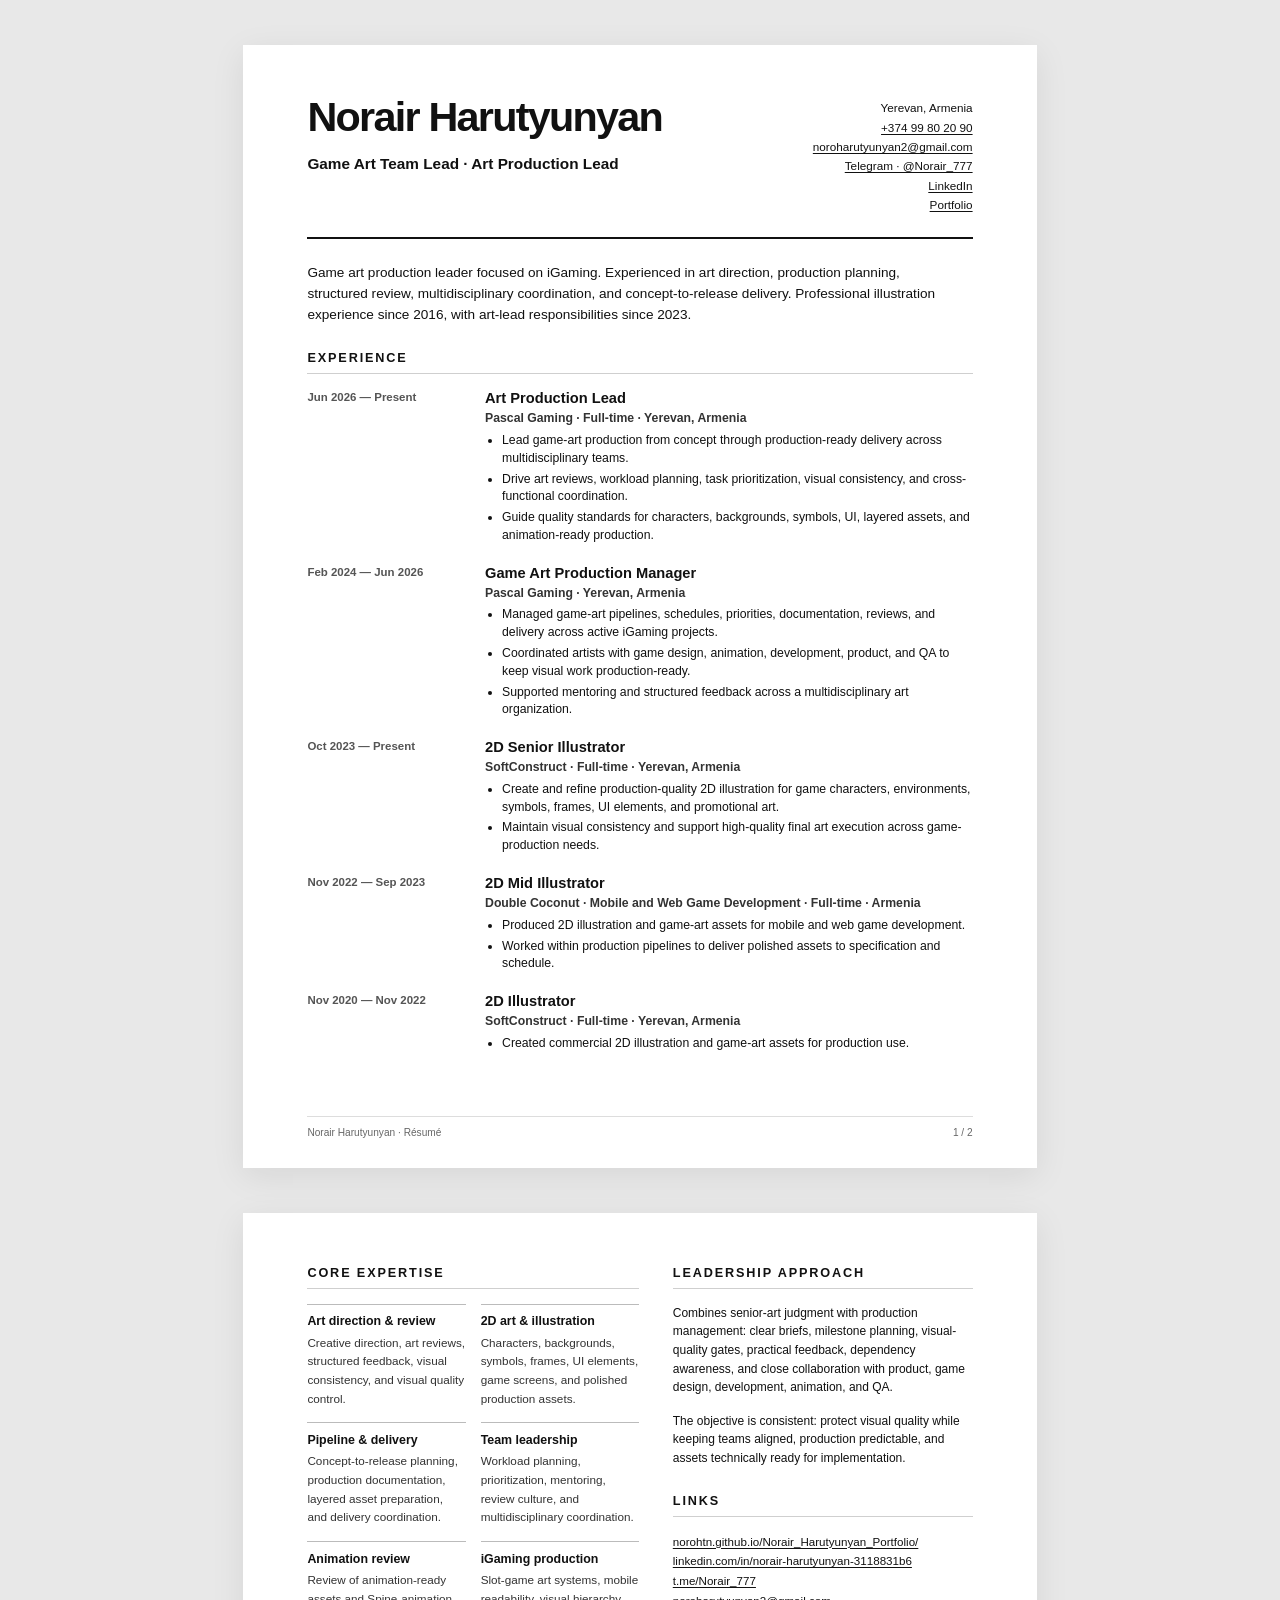
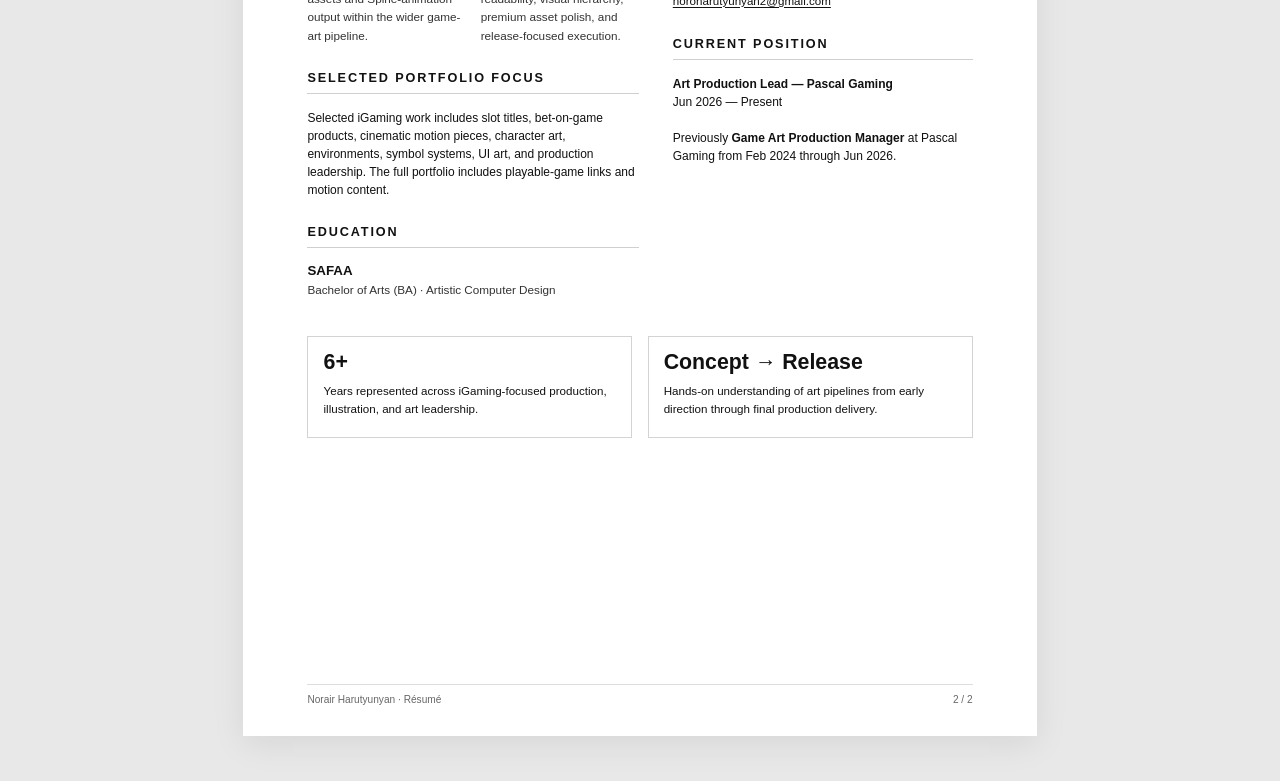
<file: resume.html>
<!doctype html>
<html lang="en">
<head>
<meta charset="utf-8">
<meta name="viewport" content="width=device-width,initial-scale=1">
<title>Norair Harutyunyan — Résumé</title>
<style>
  *{box-sizing:border-box}html,body{margin:0;padding:0;background:#e8e8e8;color:#111;font-family:Arial,Helvetica,sans-serif;-webkit-print-color-adjust:exact;print-color-adjust:exact}a{color:inherit;text-decoration:none}.sheet{width:210mm;min-height:297mm;margin:12mm auto;background:#fff;padding:14mm 17mm 15mm;position:relative;box-shadow:0 8px 32px rgba(0,0,0,.08)}.top{display:grid;grid-template-columns:1fr auto;gap:14mm;align-items:start;border-bottom:2px solid #111;padding-bottom:6mm}.name{font-size:31pt;line-height:.95;letter-spacing:-1.3pt;margin:0 0 4mm;font-weight:800}.role{font-size:11.5pt;line-height:1.4;font-weight:700;margin:0}.contact{text-align:right;font-size:8.8pt;line-height:1.65}.contact a{text-decoration:underline;text-underline-offset:2px}.summary{margin:6mm 0 5mm;font-size:10.2pt;line-height:1.55;max-width:172mm}.section{margin-top:7mm}.section h2{font-size:9.5pt;letter-spacing:1.4pt;text-transform:uppercase;margin:0 0 4mm;padding-bottom:2mm;border-bottom:1px solid #cfcfcf}.job{display:grid;grid-template-columns:42mm 1fr;gap:5mm;margin:0 0 4.2mm;break-inside:avoid}.job .when{font-size:8.6pt;line-height:1.4;color:#555;font-weight:700}.job h3{font-size:11pt;line-height:1.25;margin:0 0 1mm}.job .company{font-size:9.2pt;font-weight:700;margin:0 0 1.8mm;color:#333}.job ul{margin:0;padding-left:4.5mm;font-size:9.2pt;line-height:1.45}.job li{margin-bottom:.8mm}.leadership{display:grid;grid-template-columns:repeat(2,1fr);gap:4mm;margin-top:3mm}.pill{border:1px solid #d3d3d3;padding:4mm;min-height:27mm}.pill b{display:block;font-size:16pt;line-height:1;margin-bottom:2mm}.pill span{font-size:8.7pt;line-height:1.35}.grid2{display:grid;grid-template-columns:1.05fr .95fr;gap:9mm}.skills{display:grid;grid-template-columns:1fr 1fr;gap:4mm}.skill{border-top:1px solid #bbb;padding-top:2.5mm}.skill b{display:block;font-size:9.3pt;margin-bottom:1.2mm}.skill span{font-size:8.8pt;line-height:1.42;color:#333}.edu h3{font-size:10pt;margin:0 0 1mm}.edu p{font-size:8.8pt;line-height:1.4;margin:0;color:#333}.links{font-size:8.7pt;line-height:1.7}.links a{text-decoration:underline;text-underline-offset:2px}.footer{position:absolute;left:17mm;right:17mm;bottom:8mm;border-top:1px solid #ddd;padding-top:2.5mm;display:flex;justify-content:space-between;font-size:7.6pt;color:#666}@page{size:A4;margin:0}@media print{html,body{background:#fff}.sheet{margin:0;box-shadow:none;page-break-after:always}.sheet:last-child{page-break-after:auto}}@media screen and (max-width:900px){.sheet{width:100%;min-height:auto;margin:0;padding:28px}.top,.grid2{grid-template-columns:1fr}.contact{text-align:left}.job{grid-template-columns:1fr}.leadership,.skills{grid-template-columns:1fr}.footer{position:static;margin-top:28px}}
</style>
</head>
<body>
<section class="sheet">
  <header class="top">
    <div>
      <h1 class="name">Norair Harutyunyan</h1>
      <p class="role">Game Art Team Lead · Art Production Lead</p>
    </div>
    <div class="contact">
      Yerevan, Armenia<br>
      <a href="tel:+37499802090">+374 99 80 20 90</a><br>
      <a href="mailto:noroharutyunyan2@gmail.com">noroharutyunyan2@gmail.com</a><br>
      <a href="https://t.me/Norair_777">Telegram · @Norair_777</a><br>
      <a href="https://www.linkedin.com/in/norair-harutyunyan-3118831b6">LinkedIn</a><br>
      <a href="https://norohtn.github.io/Norair_Harutyunyan_Portfolio/">Portfolio</a>
    </div>
  </header>

  <p class="summary">Game art production leader focused on iGaming. Experienced in art direction, production planning, structured review, multidisciplinary coordination, and concept-to-release delivery. Professional illustration experience since 2016, with art-lead responsibilities since 2023.</p>

  <section class="section">
    <h2>Experience</h2>

    <article class="job">
      <div class="when">Jun 2026 — Present</div>
      <div>
        <h3>Art Production Lead</h3>
        <p class="company">Pascal Gaming · Full-time · Yerevan, Armenia</p>
        <ul>
          <li>Lead game-art production from concept through production-ready delivery across multidisciplinary teams.</li>
          <li>Drive art reviews, workload planning, task prioritization, visual consistency, and cross-functional coordination.</li>
          <li>Guide quality standards for characters, backgrounds, symbols, UI, layered assets, and animation-ready production.</li>
        </ul>
      </div>
    </article>

    <article class="job">
      <div class="when">Feb 2024 — Jun 2026</div>
      <div>
        <h3>Game Art Production Manager</h3>
        <p class="company">Pascal Gaming · Yerevan, Armenia</p>
        <ul>
          <li>Managed game-art pipelines, schedules, priorities, documentation, reviews, and delivery across active iGaming projects.</li>
          <li>Coordinated artists with game design, animation, development, product, and QA to keep visual work production-ready.</li>
          <li>Supported mentoring and structured feedback across a multidisciplinary art organization.</li>
        </ul>
      </div>
    </article>

    <article class="job">
      <div class="when">Oct 2023 — Present</div>
      <div>
        <h3>2D Senior Illustrator</h3>
        <p class="company">SoftConstruct · Full-time · Yerevan, Armenia</p>
        <ul>
          <li>Create and refine production-quality 2D illustration for game characters, environments, symbols, frames, UI elements, and promotional art.</li>
          <li>Maintain visual consistency and support high-quality final art execution across game-production needs.</li>
        </ul>
      </div>
    </article>

    <article class="job">
      <div class="when">Nov 2022 — Sep 2023</div>
      <div>
        <h3>2D Mid Illustrator</h3>
        <p class="company">Double Coconut · Mobile and Web Game Development · Full-time · Armenia</p>
        <ul>
          <li>Produced 2D illustration and game-art assets for mobile and web game development.</li>
          <li>Worked within production pipelines to deliver polished assets to specification and schedule.</li>
        </ul>
      </div>
    </article>

    <article class="job">
      <div class="when">Nov 2020 — Nov 2022</div>
      <div>
        <h3>2D Illustrator</h3>
        <p class="company">SoftConstruct · Full-time · Yerevan, Armenia</p>
        <ul>
          <li>Created commercial 2D illustration and game-art assets for production use.</li>
        </ul>
      </div>
    </article>
  </section>

  <footer class="footer"><span>Norair Harutyunyan · Résumé</span><span>1 / 2</span></footer>
</section>

<section class="sheet">
  <div class="grid2">
    <div>
      <section class="section" style="margin-top:0">
        <h2>Core Expertise</h2>
        <div class="skills">
          <div class="skill"><b>Art direction & review</b><span>Creative direction, art reviews, structured feedback, visual consistency, and visual quality control.</span></div>
          <div class="skill"><b>2D art & illustration</b><span>Characters, backgrounds, symbols, frames, UI elements, game screens, and polished production assets.</span></div>
          <div class="skill"><b>Pipeline & delivery</b><span>Concept-to-release planning, production documentation, layered asset preparation, and delivery coordination.</span></div>
          <div class="skill"><b>Team leadership</b><span>Workload planning, prioritization, mentoring, review culture, and multidisciplinary coordination.</span></div>
          <div class="skill"><b>Animation review</b><span>Review of animation-ready assets and Spine-animation output within the wider game-art pipeline.</span></div>
          <div class="skill"><b>iGaming production</b><span>Slot-game art systems, mobile readability, visual hierarchy, premium asset polish, and release-focused execution.</span></div>
        </div>
      </section>

      <section class="section">
        <h2>Selected Portfolio Focus</h2>
        <p style="font-size:9pt;line-height:1.5;margin:0">Selected iGaming work includes slot titles, bet-on-game products, cinematic motion pieces, character art, environments, symbol systems, UI art, and production leadership. The full portfolio includes playable-game links and motion content.</p>
      </section>

      <section class="section edu">
        <h2>Education</h2>
        <h3>SAFAA</h3>
        <p>Bachelor of Arts (BA) · Artistic Computer Design</p>
      </section>
    </div>

    <div>
      <section class="section" style="margin-top:0">
        <h2>Leadership Approach</h2>
        <p style="font-size:9pt;line-height:1.55;margin:0 0 4mm">Combines senior-art judgment with production management: clear briefs, milestone planning, visual-quality gates, practical feedback, dependency awareness, and close collaboration with product, game design, development, animation, and QA.</p>
        <p style="font-size:9pt;line-height:1.55;margin:0">The objective is consistent: protect visual quality while keeping teams aligned, production predictable, and assets technically ready for implementation.</p>
      </section>

      <section class="section">
        <h2>Links</h2>
        <div class="links">
          <a href="https://norohtn.github.io/Norair_Harutyunyan_Portfolio/">norohtn.github.io/Norair_Harutyunyan_Portfolio/</a><br>
          <a href="https://www.linkedin.com/in/norair-harutyunyan-3118831b6">linkedin.com/in/norair-harutyunyan-3118831b6</a><br>
          <a href="https://t.me/Norair_777">t.me/Norair_777</a><br>
          <a href="mailto:noroharutyunyan2@gmail.com">noroharutyunyan2@gmail.com</a>
        </div>
      </section>

      <section class="section">
        <h2>Current Position</h2>
        <p style="font-size:9pt;line-height:1.5;margin:0"><b>Art Production Lead — Pascal Gaming</b><br>Jun 2026 — Present<br><br>Previously <b>Game Art Production Manager</b> at Pascal Gaming from Feb 2024 through Jun 2026.</p>
      </section>
    </div>
  </div>

  <div class="leadership" style="margin-top:10mm">
    <div class="pill"><b>6+</b><span>Years represented across iGaming-focused production, illustration, and art leadership.</span></div>
    <div class="pill"><b>Concept → Release</b><span>Hands-on understanding of art pipelines from early direction through final production delivery.</span></div>
  </div>

  <footer class="footer"><span>Norair Harutyunyan · Résumé</span><span>2 / 2</span></footer>
</section>
</body>
</html>
</file>
